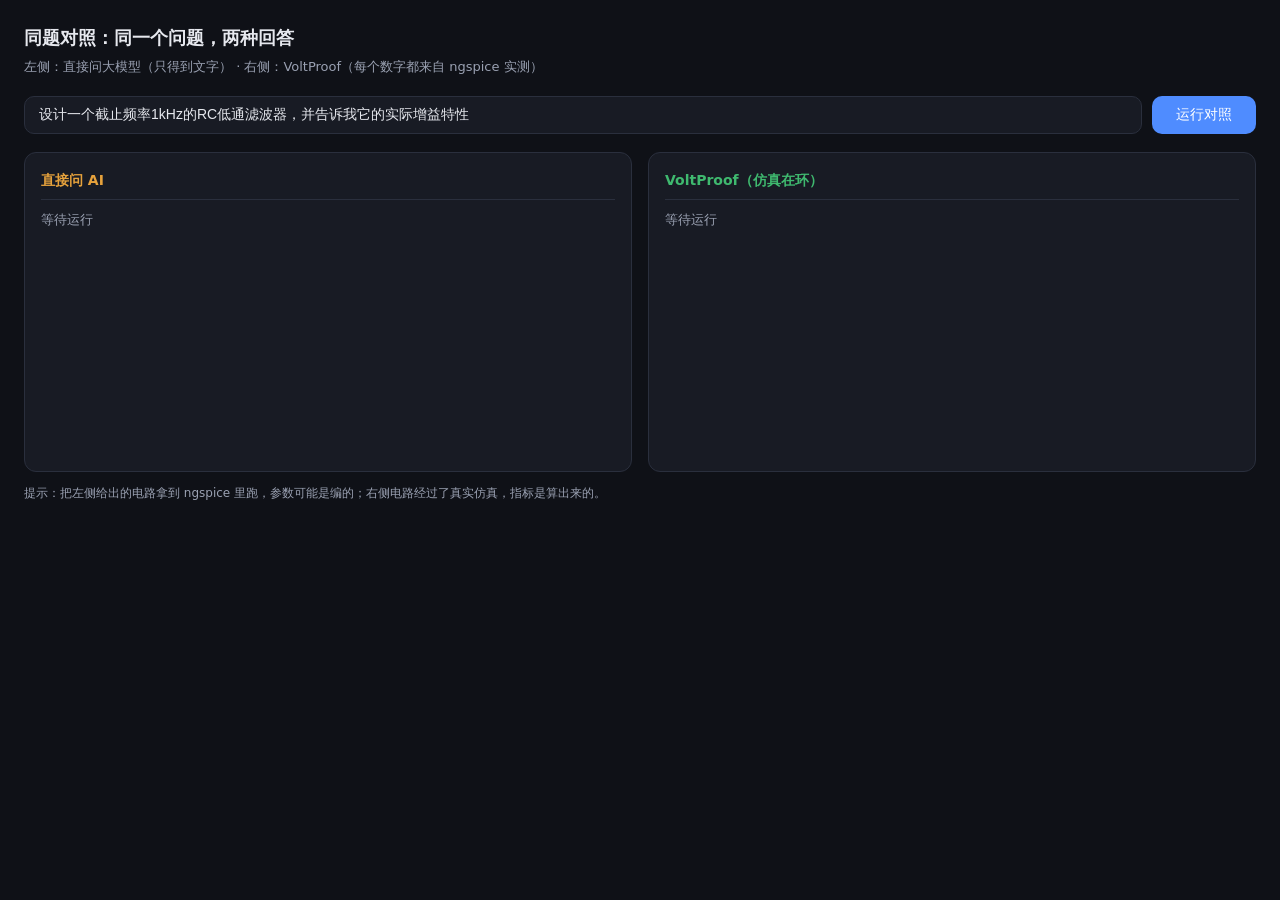
<file: static/compare.html>
<!DOCTYPE html>
<html lang="zh-CN">
<head>
<meta charset="UTF-8">
<meta name="viewport" content="width=device-width, initial-scale=1.0">
<title>同题对照 —— 直接问 AI vs VoltProof</title>
<style>
  :root { --bg:#0f1117; --card:#181b24; --line:#2a2f3d; --text:#e6e8ee; --dim:#9aa1b2; --acc:#4f8cff; --ok:#3fb96f; --warn:#e6a23c; }
  * { box-sizing:border-box; margin:0; padding:0; }
  body { background:var(--bg); color:var(--text); font:14px/1.6 "Segoe UI",system-ui,"Microsoft YaHei",sans-serif; min-height:100vh; padding:24px; }
  h1 { font-size:18px; margin-bottom:4px; }
  .sub { color:var(--dim); font-size:13px; margin-bottom:18px; }
  .bar { display:flex; gap:10px; margin-bottom:18px; }
  #q { flex:1; background:var(--card); border:1px solid var(--line); border-radius:10px; color:var(--text); padding:10px 14px; font-size:14px; outline:none; }
  #run { background:var(--acc); border:none; color:#fff; border-radius:10px; padding:0 24px; cursor:pointer; font-size:14px; }
  #run:disabled { opacity:.5; cursor:wait; }
  .cols { display:grid; grid-template-columns:1fr 1fr; gap:16px; }
  .panel { background:var(--card); border:1px solid var(--line); border-radius:12px; padding:16px; min-height:320px; }
  .panel h2 { font-size:14px; margin-bottom:10px; padding-bottom:8px; border-bottom:1px solid var(--line); }
  .panel.left h2 { color:var(--warn); } .panel.right h2 { color:var(--ok); }
  .panel .status { color:var(--dim); font-size:13px; }
  pre { background:#10131b; border:1px solid var(--line); border-radius:8px; padding:10px; overflow-x:auto; font:12px/1.5 Consolas,monospace; margin-top:8px; color:#c8d2e8; white-space:pre-wrap; }
  .wave { max-width:100%; border-radius:8px; border:1px solid var(--line); margin-top:8px; }
  .metric { display:inline-block; background:#10131b; border:1px solid var(--line); border-radius:8px; padding:4px 10px; font-size:12.5px; margin:6px 6px 0 0; }
  .metric b { color:var(--acc); font-family:Consolas,monospace; }
  .verdict { font-weight:600; margin-top:8px; }
  .verdict.ok { color:var(--ok); } .verdict.fail { color:var(--warn); }
  .note { color:var(--dim); font-size:12px; margin-top:12px; }
</style>
</head>
<body>
<h1>同题对照：同一个问题，两种回答</h1>
<div class="sub">左侧：直接问大模型（只得到文字） · 右侧：VoltProof（每个数字都来自 ngspice 实测）</div>

<div class="bar">
  <input id="q" value="设计一个截止频率1kHz的RC低通滤波器，并告诉我它的实际增益特性">
  <button id="run" onclick="runBoth()">运行对照</button>
</div>

<div class="cols">
  <div class="panel left">
    <h2>直接问 AI</h2>
    <div class="status" id="l-status">等待运行</div>
    <div id="l-body"></div>
  </div>
  <div class="panel right">
    <h2>VoltProof（仿真在环）</h2>
    <div class="status" id="r-status">等待运行</div>
    <div id="r-body"></div>
  </div>
</div>
<div class="note">提示：把左侧给出的电路拿到 ngspice 里跑，参数可能是编的；右侧电路经过了真实仿真，指标是算出来的。</div>

<script>
async function runBoth() {
  const q = document.getElementById('q').value.trim();
  if (!q) return;
  run.disabled = true;
  lStatus('请求中…'); rStatus('生成网表 → 仿真验证中…');
  document.getElementById('l-body').innerHTML = '';
  document.getElementById('r-body').innerHTML = '';
  const [l, r] = await Promise.allSettled([
    fetch('/demo/raw', {method:'POST', headers:{'Content-Type':'application/json'}, body: JSON.stringify({message: q})}).then(x=>x.json()),
    fetch('/chat', {method:'POST', headers:{'Content-Type':'application/json'}, body: JSON.stringify({message: q})}).then(x=>x.json()),
  ]);
  // 左：裸模型
  if (l.status === 'fulfilled' && l.value.text) {
    lStatus('完成（仅文字，未经验证）');
    document.getElementById('l-body').innerHTML = `<pre>${escapeHtml(l.value.text)}</pre>`;
  } else { lStatus('失败'); }
  // 右：产品
  if (r.status === 'fulfilled' && !r.value.error) {
    const d = r.value;
    rStatus(`完成 · ${d.elapsed}s`);
    const metrics = Object.entries(d.metrics||{}).map(([k,v])=>`<span class="metric">${k} <b>${v}</b></span>`).join('');
    const wave = d.waveform_b64 ? `<img class="wave" src="data:image/png;base64,${d.waveform_b64}">` : '';
    const checks = d.checks || [];
    const checksHtml = checks.length
      ? `<div style="margin-top:8px">${checks.map(c =>
          `<span class="metric" style="${c.ok ? '' : 'border-color:var(--warn)'}">${c.ok ? '✅' : '❌'} ${escapeHtml(c.name)}</span>`).join('')}</div>` : '';
    document.getElementById('r-body').innerHTML =
      `<div class="verdict ${d.ok?'ok':'fail'}">${d.ok?'✅ 仿真验证通过':'⚠️ 未通过'}</div>${metrics}${wave}${checksHtml}` +
      `<pre>${escapeHtml(d.netlist)}</pre>`;
  } else { rStatus('失败'); }
  run.disabled = false;
}

function lStatus(t){ document.getElementById('l-status').textContent = t; }
function rStatus(t){ document.getElementById('r-status').textContent = t; }
function escapeHtml(s){ return String(s??'').replace(/[&<>"']/g,c=>({'&':'&amp;','<':'&lt;','>':'&gt;','"':'&quot;',"'":'&#39;'}[c])); }
</script>
</body>
</html>
</file>
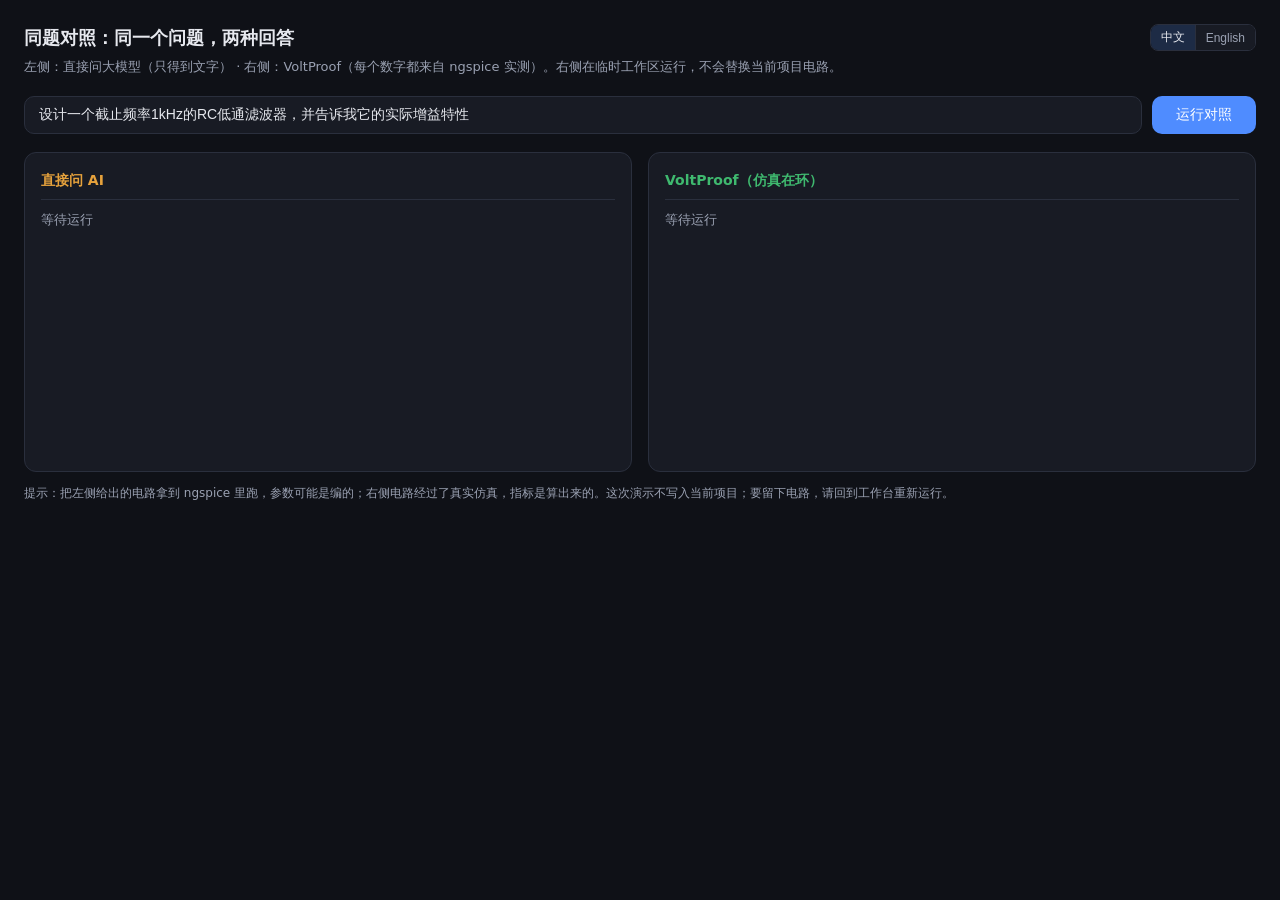
<file: app/static/compare.html>
<!DOCTYPE html>
<html lang="zh-CN">
<head>
<meta charset="UTF-8">
<meta name="viewport" content="width=device-width, initial-scale=1.0">
<title>同题对照 —— 直接问 AI vs VoltProof</title>
<link rel="icon" href="/favicon.ico">
<style>
  :root { --bg:#0f1117; --card:#181b24; --line:#2a2f3d; --text:#e6e8ee; --dim:#9aa1b2; --acc:#4f8cff; --ok:#3fb96f; --warn:#e6a23c; }
  * { box-sizing:border-box; margin:0; padding:0; }
  body { background:var(--bg); color:var(--text); font:14px/1.6 "Segoe UI",system-ui,"Microsoft YaHei",sans-serif; min-height:100vh; padding:24px; }
  h1 { font-size:18px; margin-bottom:4px; }
  .sub { color:var(--dim); font-size:13px; margin-bottom:18px; }
  .bar { display:flex; gap:10px; margin-bottom:18px; }
  #q { flex:1; background:var(--card); border:1px solid var(--line); border-radius:10px; color:var(--text); padding:10px 14px; font-size:14px; outline:none; }
  #run { background:var(--acc); border:none; color:#fff; border-radius:10px; padding:0 24px; cursor:pointer; font-size:14px; }
  #run:disabled { opacity:.5; cursor:wait; }
  .cols { display:grid; grid-template-columns:1fr 1fr; gap:16px; }
  .panel { background:var(--card); border:1px solid var(--line); border-radius:12px; padding:16px; min-height:320px; }
  .panel h2 { font-size:14px; margin-bottom:10px; padding-bottom:8px; border-bottom:1px solid var(--line); }
  .panel.left h2 { color:var(--warn); } .panel.right h2 { color:var(--ok); }
  .panel .status { color:var(--dim); font-size:13px; }
  pre { background:#10131b; border:1px solid var(--line); border-radius:8px; padding:10px; overflow-x:auto; font:12px/1.5 Consolas,monospace; margin-top:8px; color:#c8d2e8; white-space:pre-wrap; }
  .wave { max-width:100%; border-radius:8px; border:1px solid var(--line); margin-top:8px; }
  .metric { display:inline-block; background:#10131b; border:1px solid var(--line); border-radius:8px; padding:4px 10px; font-size:12.5px; margin:6px 6px 0 0; }
  .metric b { color:var(--acc); font-family:Consolas,monospace; }
  .verdict { font-weight:600; margin-top:8px; }
  .verdict.ok { color:var(--ok); } .verdict.fail { color:var(--warn); }
  .note { color:var(--dim); font-size:12px; margin-top:12px; }
  .top { display:flex; justify-content:space-between; gap:12px; align-items:flex-start; }
  .lang-switch { display:inline-flex; border:1px solid var(--line); border-radius:8px; overflow:hidden; flex:none; }
  .lang-btn { background:var(--card); color:var(--dim); border:none; padding:4px 10px; font-size:12px; cursor:pointer; }
  .lang-btn + .lang-btn { border-left:1px solid var(--line); }
  .lang-btn.on { background:#1d2b45; color:var(--text); }
</style>
</head>
<body data-title-key="doc.title.compare">
<div class="top">
  <h1 data-i18n="cmp.page.title">同题对照：同一个问题，两种回答</h1>
  <div class="lang-switch" role="group" data-i18n-aria="lang.group" aria-label="界面语言">
    <button type="button" class="lang-btn" data-set-lang="zh-CN">中文</button>
    <button type="button" class="lang-btn" data-set-lang="en">English</button>
  </div>
</div>
<div class="sub" data-i18n="cmp.page.sub">左侧：直接问大模型（只得到文字） · 右侧：VoltProof（每个数字都来自 ngspice 实测）。右侧在临时工作区运行，不会替换当前项目电路。</div>

<div class="bar">
  <input id="q" value="设计一个截止频率1kHz的RC低通滤波器，并告诉我它的实际增益特性">
  <button id="run" data-i18n="cmp.page.run">运行对照</button>
</div>

<div class="cols">
  <div class="panel left">
    <h2 data-i18n="cmp.page.left">直接问 AI</h2>
    <div class="status" id="l-status" data-i18n="cmp.page.wait">等待运行</div>
    <div id="l-body"></div>
  </div>
  <div class="panel right">
    <h2 data-i18n="cmp.page.right">VoltProof（仿真在环）</h2>
    <div class="status" id="r-status" data-i18n="cmp.page.wait">等待运行</div>
    <div id="r-body"></div>
  </div>
</div>
<div class="note" data-i18n="cmp.page.note">提示：把左侧给出的电路拿到 ngspice 里跑，参数可能是编的；右侧电路经过了真实仿真，指标是算出来的。这次演示不写入当前项目；要留下电路，请回到工作台重新运行。</div>

<script src="i18n.js?v=0.4.0-i18n"></script>
<script>
const t = (k, v) => VPI18n.t(k, v);
const tr = s => VPI18n.tr(s);
let last = null;
document.getElementById('run').addEventListener('click', runBoth);
async function runBoth() {
  const q = document.getElementById('q').value.trim();
  const runBtn = document.getElementById('run');
  if (!q) return;
  runBtn.disabled = true;
  lStatus(t('cmp.page.leftWait')); rStatus(t('cmp.page.rightWait'));
  document.getElementById('l-body').innerHTML = '';
  document.getElementById('r-body').innerHTML = '';
  const [l, r] = await Promise.allSettled([
    fetch('/demo/raw', {method:'POST', headers:{'Content-Type':'application/json'}, body: JSON.stringify({message: q})}).then(x=>x.json()),
    fetch('/demo/verified', {method:'POST', headers:{'Content-Type':'application/json'}, body: JSON.stringify({message: q})}).then(x=>x.json()),
  ]);
  last = { l, r };
  paint(l, r);
  runBtn.disabled = false;
}
function paint(l, r) {
  if (l.status === 'fulfilled' && l.value.text) {
    lStatus(t('cmp.page.leftDone'));
    document.getElementById('l-body').innerHTML = `<pre>${escapeHtml(l.value.text)}</pre>`;
  } else { lStatus(t('cmp.page.fail')); }
  if (r.status === 'fulfilled' && !r.value.error) {
    const d = r.value;
    const kept = d.demo === true && d.applied === false;
    rStatus(t('cmp.page.rightDone', {s: d.elapsed}) + (kept ? t('cmp.page.kept') : ''));
    const metrics = Object.entries(d.metrics||{}).map(([k,v])=>`<span class="metric">${escapeHtml(k)} <b>${escapeHtml(v)}</b></span>`).join('');
    const wave = d.waveform_b64 ? `<img class="wave" src="data:image/png;base64,${d.waveform_b64}">` : '';
    const checks = d.checks || [];
    const checksHtml = checks.length
      ? `<div style="margin-top:8px">${checks.map(c =>
          `<span class="metric" style="${c.ok ? '' : 'border-color:var(--warn)'}">${c.ok ? '✅' : '❌'} ${escapeHtml(tr(c.name))}</span>`).join('')}</div>` : '';
    document.getElementById('r-body').innerHTML =
      `<div class="verdict ${d.ok?'ok':'fail'}">${d.ok?escapeHtml(t('cmp.page.pass')):escapeHtml(t('cmp.page.miss'))}</div>`
      + (d.note ? `<div class="note">${escapeHtml(tr(d.note))}</div>` : '')
      + `${metrics}${wave}${checksHtml}`
      + (d.netlist ? `<pre>${escapeHtml(d.netlist)}</pre>` : '');
  } else {
    const msg = r.status === 'fulfilled' ? (tr(r.value.error) || t('cmp.page.fail')) : t('cmp.page.fail');
    rStatus(msg);
  }
}
document.addEventListener('vp-lang', () => { if (last) paint(last.l, last.r); });

function lStatus(t){ document.getElementById('l-status').textContent = t; }
function rStatus(t){ document.getElementById('r-status').textContent = t; }
function escapeHtml(s){ return String(s??'').replace(/[&<>"']/g,c=>({'&':'&amp;','<':'&lt;','>':'&gt;','"':'&quot;',"'":'&#39;'}[c])); }
</script>
</body>
</html>
</file>
